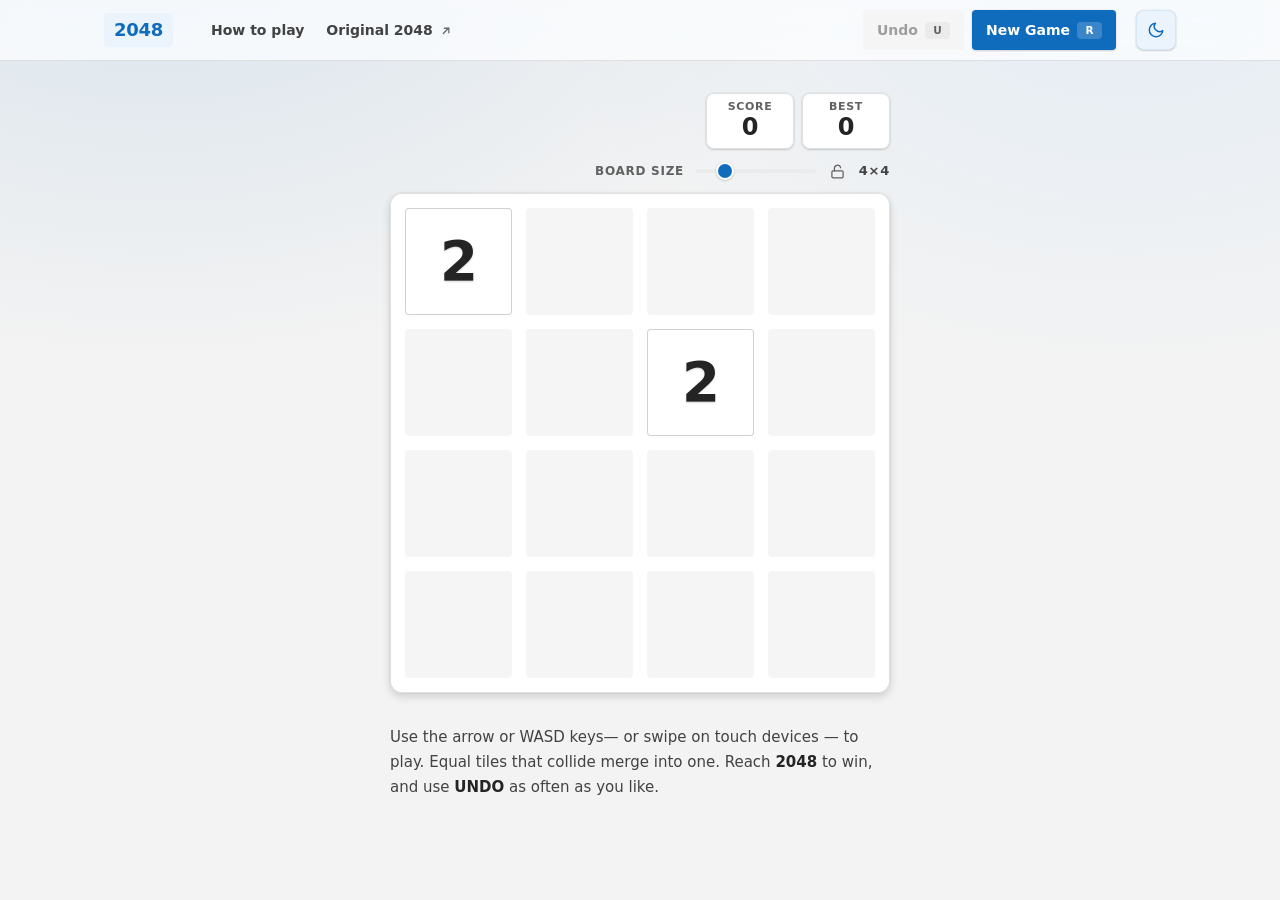
<file: index.html>
<!DOCTYPE html>
<html lang="en">
<head>
  <meta charset="utf-8">
  <title>2048 Game</title>
  <meta name="description" content="The classic 2048 puzzle game with an unlimited undo option, an adjustable board from 3x3 to 8x8, night mode, and automatic session saving. Play with the arrow keys, WASD, or swipe on mobile.">
  <link href="style/main.css" rel="stylesheet" type="text/css">
  <link rel="icon" href="favicon.ico" sizes="any">
  <meta name="apple-mobile-web-app-capable" content="yes">
  <meta name="apple-mobile-web-app-status-bar-style" content="black">
  <meta name="HandheldFriendly" content="True">
  <meta name="MobileOptimized" content="320">
  <meta name="viewport" content="width=device-width, target-densitydpi=160dpi, initial-scale=1.0, maximum-scale=1, user-scalable=no, minimal-ui">
  <script>
    // Applied before the first paint so reloading in night mode never flashes
    // a white page. Kept in sync by js/theme_manager.js.
    if (localStorage.getItem("theme") === "dark") {
      document.documentElement.setAttribute("data-theme", "dark");
    }
  </script>
</head>
<body>
  <a class="skip-link" href="#game">Skip to the game</a>

  <header class="appbar">
    <div class="appbar-inner">
      <span class="nav-pill" aria-hidden="true"></span>

      <!-- The logo slot: the wordmark alone, marked as the current page so the
           bar's sliding highlight sits behind it. -->
      <a class="brand" href="./index.html" aria-current="page">
        <span class="brand-name">2048</span>
      </a>

      <!-- The two links that used to sit at the bottom of the page. -->
      <nav class="nav" aria-label="Pages">
        <a class="nav-link" href="./how.html">How to play</a>
        <a class="nav-link" href="https://github.com/gabrielecirulli/2048" rel="noopener" target="_blank">Original 2048<svg class="icon-link" viewBox="0 0 20 20" aria-hidden="true" focusable="false"><path d="M7.5 15 15 7.5"></path><path d="M9 7.5h6.5V14"></path></svg></a>
      </nav>

      <!-- Undo and New Game, on one line. New Game stays first in the DOM
           because KeyboardInputManager binds the first .restart-button to
           restart; CSS order puts Undo to its left. -->
      <div class="appbar-actions">
        <a class="restart-button">New Game <span class="key-hint">R</span></a>
        <a class="restart-button undo-button disabled">Undo <span class="key-hint">U</span></a>
      </div>

      <button class="theme-toggle" type="button" aria-label="Switch to dark mode">
        <svg class="icon-moon" viewBox="0 0 24 24" fill="none" stroke="currentColor" stroke-width="2" stroke-linecap="round" stroke-linejoin="round" aria-hidden="true">
          <path d="M21 12.79A9 9 0 1 1 11.21 3 7 7 0 0 0 21 12.79z"></path>
        </svg>
        <svg class="icon-sun" viewBox="0 0 24 24" fill="none" stroke="currentColor" stroke-width="2" stroke-linecap="round" stroke-linejoin="round" aria-hidden="true">
          <circle cx="12" cy="12" r="4"></circle>
          <path d="M12 2v2M12 20v2M4.93 4.93l1.41 1.41M17.66 17.66l1.41 1.41M2 12h2M20 12h2M4.93 19.07l1.41-1.41M17.66 6.34l1.41-1.41"></path>
        </svg>
      </button>
    </div>
  </header>

  <main class="container" id="game">
    <!-- Score and best: back above the board, right-aligned over the size row. -->
    <div class="scores-container">
      <div class="score-container">0</div>
      <div class="best-container">0</div>
    </div>

    <div class="game-area">
      <div class="board-size">
        <label for="board-size-slider">Board size</label>
        <input type="range" id="board-size-slider" class="board-size-slider"
               min="3" max="8" step="1" value="4"
               aria-label="Board size, from 3 by 3 to 8 by 8">
        <span class="board-size-lock" role="img" aria-label="Board size unlocked">
          <svg class="icon-lock-open" viewBox="0 0 24 24" fill="none" stroke="currentColor"
               stroke-width="2" stroke-linecap="round" stroke-linejoin="round"
               aria-hidden="true" focusable="false">
            <rect x="3" y="11" width="18" height="11" rx="2" ry="2"></rect>
            <path d="M7 11V7a5 5 0 0 1 9.9-1"></path>
          </svg>
          <svg class="icon-lock-closed" viewBox="0 0 24 24" fill="none" stroke="currentColor"
               stroke-width="2" stroke-linecap="round" stroke-linejoin="round"
               aria-hidden="true" focusable="false">
            <rect x="3" y="11" width="18" height="11" rx="2" ry="2"></rect>
            <path d="M7 11V7a5 5 0 0 1 10 0v4"></path>
          </svg>
        </span>
        <span class="board-size-value">4&#215;4</span>
      </div>

      <div class="game-container">
        <div class="game-message">
          <p></p>
          <div class="lower">
            <a class="keep-playing-button">Keep going</a>
            <a class="retry-button">Try again</a>
          </div>
        </div>

        <!-- Filled in by the actuator, which knows how many cells there are. -->
        <div class="grid-container"></div>

        <div class="tile-container"></div>
      </div>

      <div class="confirm-message size-change-message">
        <p></p>
        <div class="lower">
          <a class="size-change-confirm-button">OK</a>
          <a class="size-change-cancel-button">Cancel</a>
        </div>
      </div>

      <div class="confirm-message restart-confirm-message">
        <p></p>
        <div class="lower">
          <a class="restart-confirm-button">OK</a>
          <a class="restart-cancel-button">Cancel</a>
        </div>
      </div>
    </div>

    <p class="game-explanation">
      Use the arrow or WASD keys&mdash;&nbsp;or swipe on touch devices&nbsp;&mdash;
      to play. Equal tiles that collide merge into one. Reach
      <strong>2048</strong> to win, and use <strong>UNDO</strong> as often as you
      like.
    </p>

    <!-- The bar's page links, at the foot of the page for widths where the bar
         is only one row (see style/main.css). CSS shows exactly one of the two
         navs; keep this copy in sync with the header's. -->
    <nav class="footer-nav" aria-label="Page links">
      <a class="nav-link" href="./how.html">How to play</a>
      <a class="nav-link" href="https://github.com/gabrielecirulli/2048" rel="noopener" target="_blank">Original 2048<svg class="icon-link" viewBox="0 0 20 20" aria-hidden="true" focusable="false"><path d="M7.5 15 15 7.5"></path><path d="M9 7.5h6.5V14"></path></svg></a>
    </nav>
  </main>

  <script src="js/theme_manager.js"></script>
  <script src="js/nav_pill.js"></script>
  <script src="js/keyboard_input_manager.js"></script>
  <script src="js/html_actuator.js"></script>
  <script src="js/grid.js"></script>
  <script src="js/tile.js"></script>
  <script src="js/local_storage_manager.js"></script>
  <script src="js/game_manager.js"></script>
  <script src="js/application.js"></script>
</body>
</html>
</file>
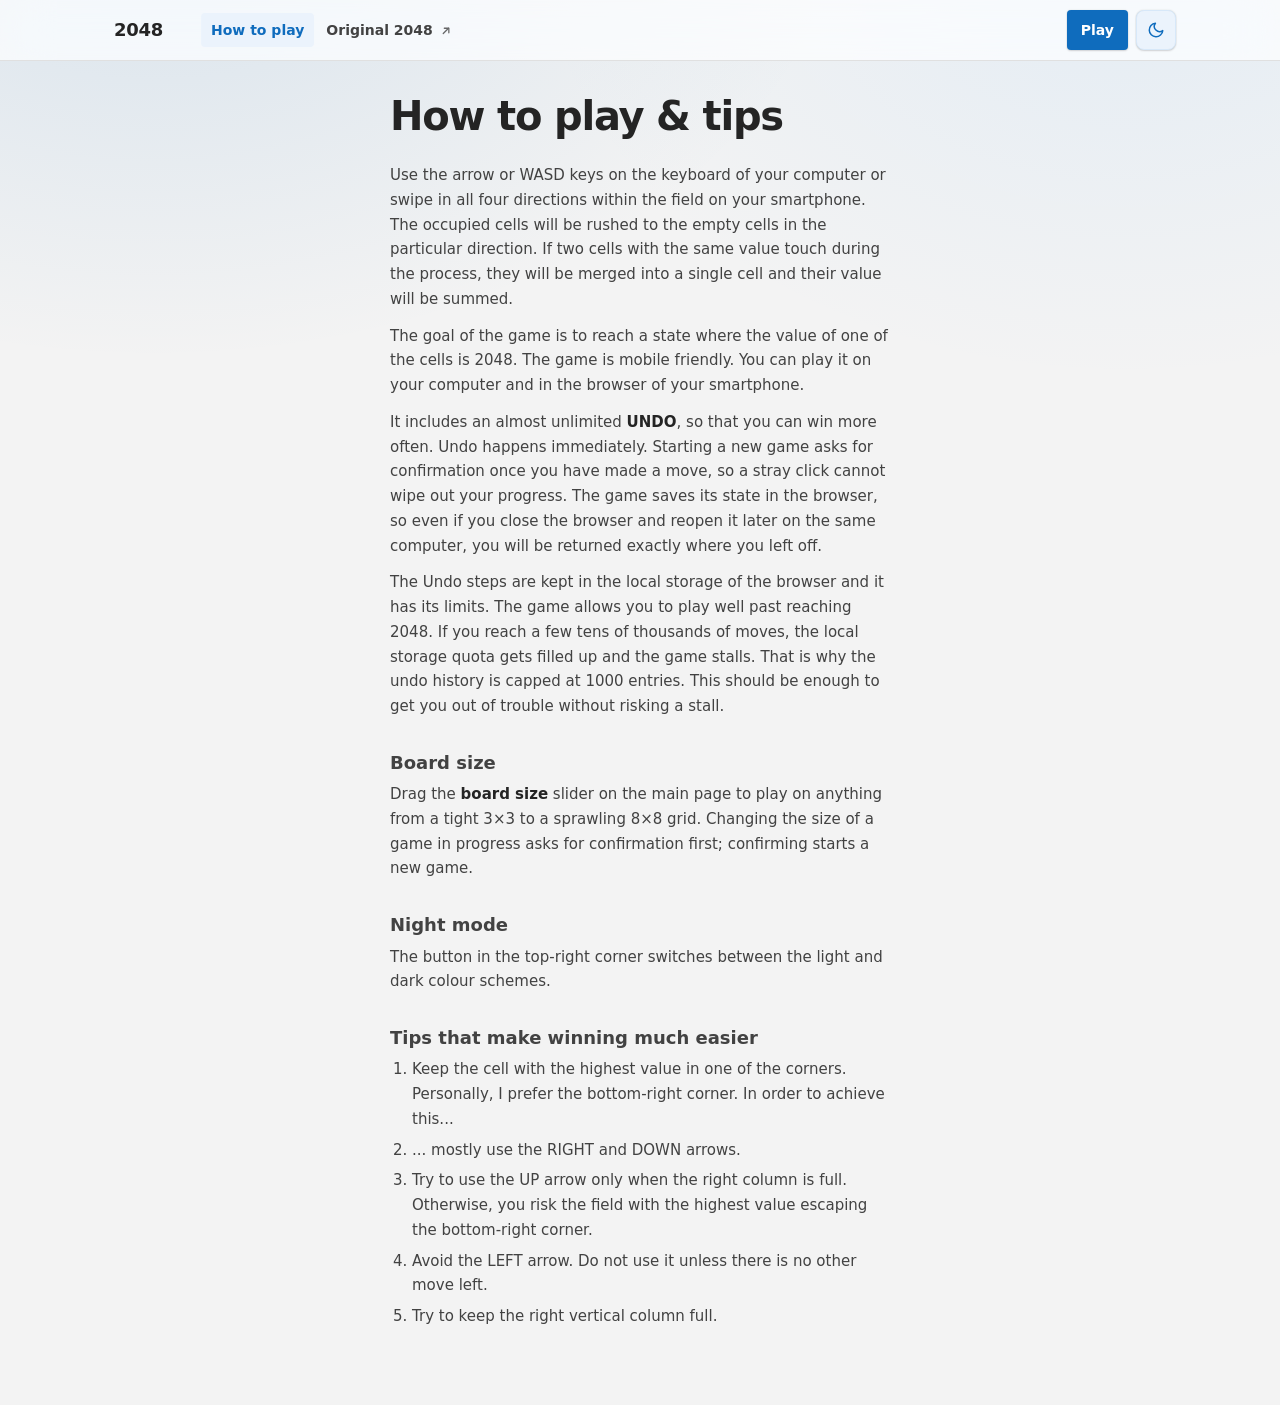
<file: how.html>
<!DOCTYPE html>
<html lang="en">
<head>
  <meta charset="utf-8">
  <title>How to play · 2048 Game</title>
  <meta name="description" content="How to play 2048 with unlimited undo: the rules, the controls, how the undo history and saved sessions work, and the strategy tips that make winning much easier.">
  <link href="style/main.css" rel="stylesheet" type="text/css">
  <link rel="icon" href="favicon.ico" sizes="any">
  <meta name="apple-mobile-web-app-capable" content="yes">
  <meta name="apple-mobile-web-app-status-bar-style" content="black">
  <meta name="HandheldFriendly" content="True">
  <meta name="MobileOptimized" content="320">
  <meta name="viewport" content="width=device-width, target-densitydpi=160dpi, initial-scale=1.0, maximum-scale=1, user-scalable=no, minimal-ui">
  <script>
    // Applied before the first paint so reloading in night mode never flashes
    // a white page. Kept in sync by js/theme_manager.js.
    if (localStorage.getItem("theme") === "dark") {
      document.documentElement.setAttribute("data-theme", "dark");
    }
  </script>
</head>
<body>
  <a class="skip-link" href="#howto">Skip to the guide</a>

  <header class="appbar">
    <div class="appbar-inner">
      <span class="nav-pill" aria-hidden="true"></span>

      <a class="brand" href="./index.html">
        <span class="brand-name">2048</span>
      </a>

      <nav class="nav" aria-label="Pages">
        <a class="nav-link" href="./how.html" aria-current="page">How to play</a>
        <a class="nav-link" href="https://github.com/gabrielecirulli/2048" rel="noopener" target="_blank">Original 2048<svg class="icon-link" viewBox="0 0 20 20" aria-hidden="true" focusable="false"><path d="M7.5 15 15 7.5"></path><path d="M9 7.5h6.5V14"></path></svg></a>
      </nav>

      <div class="appbar-actions">
        <a class="restart-button" href="./index.html">Play</a>
        <button class="theme-toggle" type="button" aria-label="Switch to dark mode">
          <svg class="icon-moon" viewBox="0 0 24 24" fill="none" stroke="currentColor" stroke-width="2" stroke-linecap="round" stroke-linejoin="round" aria-hidden="true">
            <path d="M21 12.79A9 9 0 1 1 11.21 3 7 7 0 0 0 21 12.79z"></path>
          </svg>
          <svg class="icon-sun" viewBox="0 0 24 24" fill="none" stroke="currentColor" stroke-width="2" stroke-linecap="round" stroke-linejoin="round" aria-hidden="true">
            <circle cx="12" cy="12" r="4"></circle>
            <path d="M12 2v2M12 20v2M4.93 4.93l1.41 1.41M17.66 17.66l1.41 1.41M2 12h2M20 12h2M4.93 19.07l1.41-1.41M17.66 6.34l1.41-1.41"></path>
          </svg>
        </button>
      </div>
    </div>
  </header>

  <main class="container" id="howto">
    <h1 class="page-title">How to play &amp; tips</h1>

    <div class="page-body">
      <p>
        Use the arrow or WASD keys on the keyboard of your computer or swipe in all four
        directions within the field on your smartphone. The occupied cells will be
        rushed to the empty cells in the particular direction. If two cells with the
        same value touch during the process, they will be merged into a single cell
        and their value will be summed.
      </p>

      <p>
        The goal of the game is to reach a state where the value of one of the cells
        is 2048. The game is mobile friendly. You can play it on your computer and in
        the browser of your smartphone.
      </p>

      <p>
        It includes an almost unlimited <strong>UNDO</strong>, so that you can win more
        often. Undo happens immediately. Starting a new game asks for confirmation
        once you have made a move, so a stray click cannot wipe out your progress.
        The game saves its state in the browser, so even if you close the browser and
        reopen it later on the same computer, you will be returned exactly where you
        left off.
      </p>

      <p>
        The Undo steps are kept in the local storage of the browser and it has its
        limits. The game allows you to play well past reaching 2048. If you reach a
        few tens of thousands of moves, the local storage quota gets filled up and
        the game stalls. That is why the undo history is capped at 1000 entries.
        This should be enough to get you out of trouble without risking a stall.
      </p>

      <h2>Board size</h2>
      <p>
        Drag the <strong>board size</strong> slider on the main page to play on
        anything from a tight 3&#215;3 to a sprawling 8&#215;8 grid. Changing the size
        of a game in progress asks for confirmation first; confirming starts a new
        game.
      </p>

      <h2>Night mode</h2>
      <p>
        The button in the top-right corner switches between the light and dark
        colour schemes.
      </p>

      <h2>Tips that make winning much easier</h2>
      <ol>
        <li>Keep the cell with the highest value in one of the corners. Personally, I prefer the bottom-right corner. In order to achieve this...</li>
        <li>... mostly use the RIGHT and DOWN arrows.</li>
        <li>Try to use the UP arrow only when the right column is full. Otherwise, you risk the field with the highest value escaping the bottom-right corner.</li>
        <li>Avoid the LEFT arrow. Do not use it unless there is no other move left.</li>
        <li>Try to keep the right vertical column full.</li>
      </ol>
    </div>

    <!-- The bar's page links, at the foot of the article for widths where the
         bar is only one row (see style/main.css). CSS shows exactly one of the
         two navs; keep this copy in sync with the header's. -->
    <nav class="footer-nav" aria-label="Page links">
      <a class="nav-link" href="./how.html" aria-current="page">How to play</a>
      <a class="nav-link" href="https://github.com/gabrielecirulli/2048" rel="noopener" target="_blank">Original 2048<svg class="icon-link" viewBox="0 0 20 20" aria-hidden="true" focusable="false"><path d="M7.5 15 15 7.5"></path><path d="M9 7.5h6.5V14"></path></svg></a>
    </nav>
  </main>

  <script src="js/theme_manager.js"></script>
  <script src="js/nav_pill.js"></script>
</body>
</html>
</file>
<file: style/main.css>
@import url(fonts/clear-sans.css);

/* ------------------------------------------------------------------
   Design tokens

   Fluent 2, with the palette of the author's unioncyclist.github.io site.
   Three layers, and colour is named only here:

     1. primitives  the Fluent brand ramp, neutral steps and the gold accent
     2. semantic    the roles every component below reads (surface /
                    foreground / stroke / brand), one palette per theme
     3. legacy      names the tests and older rules still use, aliased onto
                    the semantic tokens

   Nothing outside this block may name a colour: a component rule that
   needs a new shade adds a token instead of a hex value.
   ------------------------------------------------------------------ */
:root {
  /* Fluent 2 brand ramp, 10 (deepest) through 160 (palest) */
  --brand-10: #061724;
  --brand-20: #082338;
  --brand-30: #0a2e4a;
  --brand-40: #0c3b5e;
  --brand-50: #0e4775;
  --brand-60: #0f548c;
  --brand-70: #115ea3;
  --brand-80: #0f6cbd;
  --brand-90: #2886de;
  --brand-100: #479ef5;
  --brand-110: #62abf5;
  --brand-120: #77b7f7;
  --brand-130: #96c6fa;
  --brand-140: #b4d6fa;
  --brand-150: #cfe4fa;
  --brand-160: #ebf3fc;

  /* Neutral steps used by the resting tiles */
  --grey-200: #ebebeb;
  --grey-300: #d1d1d1;
  --grey-550: #3d3d3d;
  --grey-600: #4a4a4a;
  --grey-650: #5c5c5c;

  /* The one warm accent: the reward ring, unchanged from the original game
     so the "golden ring" the tests look for keeps its exact channels. */
  --ring-super: inset 0 0 0 2px rgba(243, 215, 116, 0.9), 0 0 20px 4px rgba(243, 215, 116, 0.35);
  --ring-2048: inset 0 0 0 2px rgba(243, 215, 116, 0.7), 0 0 16px 3px rgba(243, 215, 116, 0.25);

  /* Board geometry. `--n` is set by the actuator each time the board is
     drawn, which is what lets a single set of rules lay out 3x3 through 8x8. */
  --board-size: 500px;
  --board-padding: 15px;
  --tile-gap: 14px;

  /* Shape, motion, elevation — the site's own Fluent tokens */
  --radius-control: 4px;
  --radius-card: 8px;
  --radius-panel: 12px;
  --dur-fast: 100ms;
  --dur-normal: 200ms;
  --dur-slow: 320ms;
  --ease-standard: cubic-bezier(0.33, 0, 0.67, 1);
  --ease-decel: cubic-bezier(0.1, 0.9, 0.2, 1);
  --shadow-2: 0 0 2px rgb(0 0 0 / 12%), 0 1px 2px rgb(0 0 0 / 14%);
  --shadow-4: 0 0 2px rgb(0 0 0 / 12%), 0 2px 4px rgb(0 0 0 / 14%);
  --shadow-8: 0 0 2px rgb(0 0 0 / 12%), 0 4px 8px rgb(0 0 0 / 14%);

  /* Type. Segoe UI Variable where the platform has it, system UI next, and
     the bundled Clear Sans last so a machine without Segoe still gets a
     humanist sans rather than Times. The webfont loads only if it is used. */
  --font-body: "Segoe UI Variable Text", "Segoe UI", system-ui, -apple-system,
    "Noto Sans SC", "Microsoft YaHei UI", "Microsoft YaHei", "Clear Sans", Arial,
    sans-serif;
  --font-display: "Segoe UI Variable Display", "Segoe UI Variable Text", "Segoe UI",
    system-ui, -apple-system, "Noto Sans SC", "Microsoft YaHei UI", "Microsoft YaHei",
    "Clear Sans", Arial, sans-serif;

  /* Semantic — light theme */
  --bg-canvas: #f3f3f3;
  --bg-surface: #ffffff;
  --bg-subtle: #f5f5f5;
  --bg-subtle-hover: #ebebeb;
  --bg-acrylic: rgba(255, 255, 255, 0.7);

  --fg-1: #242424;
  --fg-2: #424242;
  --fg-3: #616161;
  --fg-disabled: #9e9e9e;

  --stroke-1: #e0e0e0;
  --stroke-2: #d1d1d1;

  --brand: #0f6cbd;
  --brand-hover: #115ea3;
  --brand-pressed: #0c3b5e;
  --brand-bg: #0f6cbd;
  --brand-bg-hover: #115ea3;
  --brand-bg-pressed: #0c3b5e;
  --on-brand: #ffffff;
  /* Key-hint chips sit on a filled action, so they tint the fill rather than
     introducing a colour of their own. */
  --on-brand-tint: rgba(255, 255, 255, 0.18);
  --brand-tint: #ebf3fc;
  --brand-tint-strong: #d7e8f9;

  --focus: #0f6cbd;
  --success: #0f7b0f;
  --selection-bg: #efd9a6;
  --selection-ink: #1f1f1f;
  --glow-1: rgba(15, 108, 189, 0.13);
  --glow-2: rgba(94, 177, 255, 0.11);

  /* Legacy names. Kept because the test suite and a few rules refer to them;
     each one now points at a semantic token rather than its own value. */
  --page-bg: var(--bg-canvas);
  --ink: var(--fg-1);
  --rule: var(--stroke-1);
  --board-bg: var(--bg-surface);
  --cell-bg: var(--bg-subtle);
  --button-bg: var(--brand-bg);
  --button-ink: var(--on-brand);
  --box-bg: var(--bg-surface);
  --box-label: var(--fg-3);
  --tile-ink: #ffffff;
  --tile-shadow: rgba(0, 0, 0, 0.18);
  --overlay-bg: rgba(243, 243, 243, 0.72);
  --overlay-won-bg: rgba(15, 108, 189, 0.28);
  --confirm-bg: rgba(255, 255, 255, 0.7);
  --confirm-ink: var(--fg-1);
  --confirm-rule: var(--stroke-2);
  --gain-ink: var(--brand);
  --toggle-shadow: var(--shadow-4);
  --focus-ring: var(--focus);

  color-scheme: light;
}

/* Semantic — night theme. Same roles, the site's dark palette. */
:root[data-theme="dark"] {
  --bg-canvas: #141414;
  --bg-surface: #242424;
  --bg-subtle: #2e2e2e;
  --bg-subtle-hover: #383838;
  --bg-acrylic: rgba(30, 30, 30, 0.72);

  --fg-1: #ffffff;
  --fg-2: #d6d6d6;
  --fg-3: #adadad;
  --fg-disabled: #6e6e6e;

  --stroke-1: #3d3d3d;
  --stroke-2: #525252;

  --brand: #479ef5;
  --brand-hover: #62abf5;
  --brand-pressed: #2886de;
  --brand-bg: #115ea3;
  --brand-bg-hover: #0f6cbd;
  --brand-bg-pressed: #0c3b5e;
  --on-brand: #ffffff;
  --brand-tint: #0b2b45;
  --brand-tint-strong: #0f3d5e;

  --focus: #62abf5;
  --success: #54b054;
  --selection-bg: #5c4713;
  --selection-ink: #ffffff;
  --glow-1: rgba(71, 158, 245, 0.18);
  --glow-2: rgba(15, 108, 189, 0.22);

  --board-bg: var(--bg-surface);
  --cell-bg: var(--bg-subtle);
  --box-bg: var(--bg-surface);
  --box-label: var(--fg-3);
  --tile-shadow: rgba(0, 0, 0, 0.45);
  --overlay-bg: rgba(20, 20, 20, 0.78);
  --overlay-won-bg: rgba(71, 158, 245, 0.24);
  --confirm-bg: rgba(36, 36, 36, 0.7);
  --confirm-rule: var(--stroke-2);

  --shadow-2: 0 0 2px rgb(0 0 0 / 40%), 0 1px 2px rgb(0 0 0 / 30%);
  --shadow-4: 0 0 2px rgb(0 0 0 / 40%), 0 2px 4px rgb(0 0 0 / 30%);
  --shadow-8: 0 0 2px rgb(0 0 0 / 40%), 0 4px 8px rgb(0 0 0 / 30%);

  color-scheme: dark;
}

/* ------------------------------------------------------------------
   Base
   ------------------------------------------------------------------ */
html, body {
  margin: 0;
  padding: 0;
  color: var(--fg-1);
  font-family: var(--font-body);
  font-size: 16px;
  line-height: 1.6;
}

/* The mica layer: two soft brand glows over the canvas, in both themes. It
   lives on <html> so it stays continuous through the body's margins. */
html {
  min-height: 100%;
  background-color: var(--bg-canvas);
  background-image:
    radial-gradient(58rem 40rem at 12% -14%, var(--glow-1), transparent 76%),
    radial-gradient(48rem 36rem at 88% -8%, var(--glow-2), transparent 78%);
  background-attachment: fixed;
  -webkit-text-size-adjust: 100%;
}

body {
  margin: 0;
  padding: 0 0 64px;
  background: transparent;
  -webkit-font-smoothing: antialiased;
  -moz-osx-font-smoothing: grayscale;
  text-rendering: optimizeLegibility;
  transition: color var(--dur-normal) var(--ease-standard);
}

p {
  margin-top: 0;
  margin-bottom: 12px;
  line-height: 1.65;
}

a {
  color: var(--brand);
  font-weight: 600;
  text-decoration: underline;
  text-underline-offset: 2px;
  cursor: pointer;
}

a:hover {
  color: var(--brand-hover);
}

strong.important {
  text-transform: uppercase;
  letter-spacing: 0.06em;
}

h2 {
  margin: 32px 0 8px;
  font-family: var(--font-display);
  font-size: 18px;
  font-weight: 600;
  line-height: 1.3;
}

ol, ul {
  margin-top: 0;
  margin-bottom: 12px;
  padding-left: 22px;
  line-height: 1.65;
}

ol li, ul li {
  margin-bottom: 6px;
}

hr {
  border: none;
  border-bottom: 1px solid var(--stroke-1);
  margin-top: 24px;
  margin-bottom: 32px;
}

::selection {
  color: var(--selection-ink);
  background: var(--selection-bg);
}

/* Fluent puts the focus ring on the keyboard, not on every click. */
:focus-visible {
  outline: 2px solid var(--focus);
  outline-offset: 2px;
  border-radius: var(--radius-control);
}

/* Keyboard users land here first; it slides in only while focused. */
.skip-link {
  position: fixed;
  top: 8px;
  left: 8px;
  z-index: 100;
  padding: 10px 16px;
  border-radius: 6px;
  color: var(--on-brand);
  background: var(--brand-bg);
  font-size: 14px;
  font-weight: 600;
  text-decoration: none;
  transform: translateY(-200%);
  transition: transform var(--dur-normal) var(--ease-standard);
}

.skip-link:hover { color: var(--on-brand); }
.skip-link:focus-visible { transform: none; }

/* The game column: one board wide, centred under the app bar. */
.container {
  width: var(--board-size);
  max-width: 100%;
  margin: 0 auto;
  padding: 32px 0 0;
  box-sizing: border-box;
}

.page-title {
  margin: 0 0 24px;
  font-family: var(--font-display);
  font-size: 40px;
  font-weight: 600;
  line-height: 1.15;
  letter-spacing: -0.03em;
}

.page-body {
  color: var(--fg-2);
  font-size: 15px;
}

.page-body strong { color: var(--fg-1); }

/* ------------------------------------------------------------------
   App bar

   The same shape as the author's site: a sticky acrylic strip with the brand
   on the left, the page links next to it and the game's controls on the
   right. It reads the same tokens as everything else, so night mode needs no
   rule of its own here.
   ------------------------------------------------------------------ */
.appbar {
  position: sticky;
  top: 0;
  z-index: 60;
  border-bottom: 1px solid var(--stroke-1);
  background: var(--bg-acrylic);
  -webkit-backdrop-filter: blur(24px) saturate(180%);
  backdrop-filter: blur(24px) saturate(180%);
  transition: box-shadow var(--dur-normal) var(--ease-standard);
}

.appbar-inner {
  position: relative;
  display: flex;
  align-items: center;
  gap: 20px;
  max-width: 1120px;
  margin: 0 auto;
  padding: 10px 24px;
  box-sizing: border-box;
}

/* One highlight for the whole bar. It slides between the brand and the nav
   links (see js/nav_pill.js), so the current page reads as a selected tab
   rather than as a permanently tinted label. */
.nav-pill {
  position: absolute;
  top: 0;
  left: 0;
  z-index: 0;
  width: 0;
  height: 0;
  border-radius: var(--radius-control);
  background: var(--brand-tint);
  opacity: 0;
  pointer-events: none;
  will-change: transform;
  transition:
    transform var(--dur-normal) var(--ease-standard),
    width var(--dur-normal) var(--ease-standard),
    height var(--dur-normal) var(--ease-standard),
    opacity var(--dur-fast) linear;
}

/* Everything that can sit on the highlight paints above it. */
.brand,
.nav,
.appbar-actions,
.theme-toggle {
  position: relative;
  z-index: 1;
}

/* The wordmark, and nothing else: the site's brand slot without an avatar. */
.brand {
  display: inline-flex;
  align-items: center;
  flex: none;
  height: 34px;
  padding: 0 10px;
  border-radius: var(--radius-control);
  color: var(--fg-1);
  text-decoration: none;
}

.brand:hover { color: var(--fg-1); }

.brand-name {
  font-family: var(--font-display);
  font-size: 18px;
  font-weight: 600;
  line-height: 1.2;
  letter-spacing: -0.015em;
}

/* The game page marks the brand as the current page, so the wordmark picks up
   the brand colour while the highlight sits behind it. */
.brand[aria-current="page"] .brand-name { color: var(--brand); }

.nav {
  display: flex;
  align-items: center;
  gap: 2px;
  margin-left: 8px;
}

.nav-link {
  display: inline-flex;
  align-items: center;
  gap: 4px;
  height: 34px;
  padding: 0 10px;
  border-radius: var(--radius-control);
  color: var(--fg-2);
  font-size: 14px;
  font-weight: 600;
  text-decoration: none;
  white-space: nowrap;
  transition: color var(--dur-fast) var(--ease-standard);
}

/* Hover and current-page colours follow the site's nav: a hovered link steps
   up to --fg-1, the current page keeps the brand colour. The sliding
   highlight is what makes the hover obvious. */
.nav-link:hover { color: var(--fg-1); }
.nav-link[aria-current="page"],
.nav-link[aria-current="page"]:hover { color: var(--brand); }

.nav-link .icon-link {
  width: 14px;
  height: 14px;
  margin-left: 1px;
  fill: none;
  stroke: currentColor;
  stroke-width: 1.8;
  stroke-linecap: round;
  stroke-linejoin: round;
  opacity: 0.8;
}

/* The page links' second home: under the page text, shown only when the bar
   has no room for them. On wide screens the header nav keeps them, so this
   copy is hidden. Only one of the two navs is ever displayed. */
.footer-nav {
  display: none;
  flex-wrap: wrap;
  align-items: center;
  gap: 4px 16px;
  margin-top: 24px;
  padding-top: 16px;
  border-top: 1px solid var(--stroke-1);
}

/* Touch-sized in the footer, unlike the in-bar links. */
.footer-nav .nav-link {
  height: 40px;
  padding: 0 4px;
  font-size: 14px;
}

/* Undo and New Game share one line on the right of the bar. */
.appbar-actions {
  display: flex;
  align-items: center;
  gap: 8px;
  margin-left: auto;
}

/* Score and best: back above the board, right-aligned over the size row. */
.scores-container {
  display: flex;
  align-items: center;
  justify-content: flex-end;
  gap: 8px;
  margin-bottom: 12px;
}

/* The surface cards from before. The label is generated as ::after and the
   card is a reversed column, so the label lands above the number without new
   markup. */
.score-container, .best-container {
  position: relative;
  display: inline-flex;
  flex-direction: column-reverse;
  align-items: center;
  justify-content: center;
  gap: 2px;
  box-sizing: border-box;
  min-width: 88px;
  height: 56px;
  padding: 4px 16px;
  background: var(--box-bg);
  border-radius: var(--radius-card);
  box-shadow: inset 0 0 0 1px var(--stroke-1), var(--shadow-2);
  color: var(--fg-1);
  font-size: 24px;
  font-weight: 600;
  font-variant-numeric: tabular-nums;
  line-height: 1.1;
  text-align: center;
}

.score-container:after, .best-container:after {
  text-transform: uppercase;
  font-size: 11px;
  font-weight: 600;
  line-height: 1;
  letter-spacing: 0.06em;
  color: var(--box-label);
}

.score-container:after { content: "Score"; }
.best-container:after  { content: "Best"; }

/* The gain rises out of the score card. */
.score-container .score-addition, .best-container .score-addition {
  position: absolute;
  right: 30px;
  top: 25px;
  font-size: 20px;
  line-height: 20px;
  font-weight: 700;
  color: var(--gain-ink);
  z-index: 100;
  -webkit-animation: move-up 600ms ease-in;
  -moz-animation: move-up 600ms ease-in;
  animation: move-up 600ms ease-in;
  -webkit-animation-fill-mode: both;
  -moz-animation-fill-mode: both;
  animation-fill-mode: both;
}

/* Floating "+4" that rises out of the score card */
@-webkit-keyframes move-up {
  0%   { top: 25px;  opacity: 1; }
  100% { top: -40px; opacity: 0; }
}
@-moz-keyframes move-up {
  0%   { top: 25px;  opacity: 1; }
  100% { top: -40px; opacity: 0; }
}
@keyframes move-up {
  0%   { top: 25px;  opacity: 1; }
  100% { top: -40px; opacity: 0; }
}

/* ------------------------------------------------------------------
   Game board
   ------------------------------------------------------------------ */
.game-container {
  /* Overridden by the actuator whenever the board is redrawn. */
  --n: 4;
  --board-inner: calc(var(--board-size) - 2 * var(--board-padding));
  --tile-size: calc((var(--board-inner) - (var(--n) - 1) * var(--tile-gap)) / var(--n));
  --tile-pitch: calc(var(--tile-size) + var(--tile-gap));

  /* The size row above the board already supplies the gap. */
  margin-top: 0;
  position: relative;
  padding: var(--board-padding);
  cursor: default;
  -webkit-touch-callout: none;
  -ms-touch-callout: none;
  -webkit-user-select: none;
  -moz-user-select: none;
  -ms-user-select: none;
  touch-action: none;
  background: var(--board-bg);
  /* The edge is an inset ring, never a border: a border would shrink the
     content box and the board geometry is measured against it. */
  border-radius: var(--radius-panel);
  box-shadow: inset 0 0 0 1px var(--stroke-1), var(--shadow-8);
  width: var(--board-size);
  height: var(--board-size);
  -webkit-box-sizing: border-box;
  -moz-box-sizing: border-box;
  box-sizing: border-box;
}

/* The empty cells behind the tiles. Laid out as a grid so the cell count can
   change without any per-size rules. */
.grid-container {
  position: absolute;
  z-index: 1;
  display: grid;
  grid-template-columns: repeat(var(--n), var(--tile-size));
  grid-auto-rows: var(--tile-size);
  gap: var(--tile-gap);
}

.grid-cell {
  border-radius: var(--radius-control);
  background: var(--cell-bg);
}

.tile-container {
  position: absolute;
  z-index: 2;
}

/* ------------------------------------------------------------------
   Tiles
   ------------------------------------------------------------------ */
.tile, .tile .tile-inner {
  width: var(--tile-size);
  height: var(--tile-size);
  line-height: var(--tile-size);
}

.tile {
  position: absolute;
  -webkit-transition: var(--dur-fast) var(--ease-standard);
  -moz-transition: var(--dur-fast) var(--ease-standard);
  transition: var(--dur-fast) var(--ease-standard);
  -webkit-transition-property: -webkit-transform;
  -moz-transition-property: -moz-transform;
  transition-property: transform;
}

/* Type scales with the tile, so the same rules read correctly on a cramped
   8x8 board and a roomy 3x3 one. */
.tile .tile-inner {
  border-radius: var(--radius-control);
  text-align: center;
  font-weight: 600;
  font-variant-numeric: tabular-nums;
  letter-spacing: -0.02em;
  z-index: 10;
  font-size: calc(var(--tile-size) * 0.51);
  text-shadow: 0 1px 2px var(--tile-shadow);
  color: var(--tile-ink);
}

/* Tile ramp. A neutral-to-brand climb: the small values rest on Fluent
   surfaces, everything from 16 up gains brand presence, and 2048 and above
   carry the single warm accent the palette reserves for a reward. Text ink
   flips from near-black to white once the ramp reaches brand-80; every pair
   below clears 4.5:1. */
.tile.tile-2    .tile-inner { background: var(--bg-surface); color: var(--fg-1); box-shadow: inset 0 0 0 1px var(--stroke-2); }
.tile.tile-4    .tile-inner { background: var(--grey-200); color: var(--fg-1); }
.tile.tile-8    .tile-inner { background: var(--grey-300); color: var(--fg-1); }
.tile.tile-16   .tile-inner { background: var(--brand-140); color: var(--brand-20); }
.tile.tile-32   .tile-inner { background: var(--brand-130); color: var(--brand-20); }
.tile.tile-64   .tile-inner { background: var(--brand-120); color: var(--brand-10); }
.tile.tile-128  .tile-inner { background: var(--brand-100); color: var(--brand-10); font-size: calc(var(--tile-size) * 0.42); }
.tile.tile-256  .tile-inner { background: var(--brand-90); color: var(--brand-10); font-size: calc(var(--tile-size) * 0.42); }
.tile.tile-512  .tile-inner { background: var(--brand-80); color: var(--on-brand); font-size: calc(var(--tile-size) * 0.42); }
.tile.tile-1024 .tile-inner { background: var(--brand-70); color: var(--on-brand); font-size: calc(var(--tile-size) * 0.33); }
.tile.tile-2048 .tile-inner { background: var(--brand-60); color: var(--on-brand); box-shadow: var(--ring-2048); font-size: calc(var(--tile-size) * 0.33); }
.tile.tile-super .tile-inner { background: var(--brand-40); color: var(--on-brand); font-size: calc(var(--tile-size) * 0.28); box-shadow: var(--ring-super); }

/* Night-mode tile ramp: the same climb read the other way — the higher the
   value the brighter the tile — plus resting tiles that stay above the empty
   cell instead of disappearing into it. These rules override background and
   ink only; the ring stays in the base rules above, which is what keeps it
   alive in night mode. */
:root[data-theme="dark"] .tile.tile-2    .tile-inner { background: var(--grey-550); color: var(--fg-1); }
:root[data-theme="dark"] .tile.tile-4    .tile-inner { background: var(--grey-600); color: var(--fg-1); }
:root[data-theme="dark"] .tile.tile-8    .tile-inner { background: var(--grey-650); color: var(--fg-1); }
:root[data-theme="dark"] .tile.tile-16   .tile-inner { background: var(--brand-40); color: var(--brand-160); }
:root[data-theme="dark"] .tile.tile-32   .tile-inner { background: var(--brand-50); color: var(--on-brand); }
:root[data-theme="dark"] .tile.tile-64   .tile-inner { background: var(--brand-70); color: var(--on-brand); }
:root[data-theme="dark"] .tile.tile-128  .tile-inner { background: var(--brand-80); color: var(--on-brand); }
:root[data-theme="dark"] .tile.tile-256  .tile-inner { background: var(--brand-90); color: var(--brand-10); }
:root[data-theme="dark"] .tile.tile-512  .tile-inner { background: var(--brand-100); color: var(--brand-10); }
:root[data-theme="dark"] .tile.tile-1024 .tile-inner { background: var(--brand-110); color: var(--brand-10); }
:root[data-theme="dark"] .tile.tile-2048 .tile-inner { background: var(--brand-120); color: var(--brand-10); }
:root[data-theme="dark"] .tile.tile-super .tile-inner { background: var(--brand-130); color: var(--brand-10); }

/* Cell positions, 1-based. The transform is a multiple of the pitch, so the
   slide transition works the same at any board size. */
.tile.tile-position-1-1 { transform: translate(calc(var(--tile-pitch) * 0), calc(var(--tile-pitch) * 0)); }
.tile.tile-position-1-2 { transform: translate(calc(var(--tile-pitch) * 0), calc(var(--tile-pitch) * 1)); }
.tile.tile-position-1-3 { transform: translate(calc(var(--tile-pitch) * 0), calc(var(--tile-pitch) * 2)); }
.tile.tile-position-1-4 { transform: translate(calc(var(--tile-pitch) * 0), calc(var(--tile-pitch) * 3)); }
.tile.tile-position-1-5 { transform: translate(calc(var(--tile-pitch) * 0), calc(var(--tile-pitch) * 4)); }
.tile.tile-position-1-6 { transform: translate(calc(var(--tile-pitch) * 0), calc(var(--tile-pitch) * 5)); }
.tile.tile-position-1-7 { transform: translate(calc(var(--tile-pitch) * 0), calc(var(--tile-pitch) * 6)); }
.tile.tile-position-1-8 { transform: translate(calc(var(--tile-pitch) * 0), calc(var(--tile-pitch) * 7)); }

.tile.tile-position-2-1 { transform: translate(calc(var(--tile-pitch) * 1), calc(var(--tile-pitch) * 0)); }
.tile.tile-position-2-2 { transform: translate(calc(var(--tile-pitch) * 1), calc(var(--tile-pitch) * 1)); }
.tile.tile-position-2-3 { transform: translate(calc(var(--tile-pitch) * 1), calc(var(--tile-pitch) * 2)); }
.tile.tile-position-2-4 { transform: translate(calc(var(--tile-pitch) * 1), calc(var(--tile-pitch) * 3)); }
.tile.tile-position-2-5 { transform: translate(calc(var(--tile-pitch) * 1), calc(var(--tile-pitch) * 4)); }
.tile.tile-position-2-6 { transform: translate(calc(var(--tile-pitch) * 1), calc(var(--tile-pitch) * 5)); }
.tile.tile-position-2-7 { transform: translate(calc(var(--tile-pitch) * 1), calc(var(--tile-pitch) * 6)); }
.tile.tile-position-2-8 { transform: translate(calc(var(--tile-pitch) * 1), calc(var(--tile-pitch) * 7)); }

.tile.tile-position-3-1 { transform: translate(calc(var(--tile-pitch) * 2), calc(var(--tile-pitch) * 0)); }
.tile.tile-position-3-2 { transform: translate(calc(var(--tile-pitch) * 2), calc(var(--tile-pitch) * 1)); }
.tile.tile-position-3-3 { transform: translate(calc(var(--tile-pitch) * 2), calc(var(--tile-pitch) * 2)); }
.tile.tile-position-3-4 { transform: translate(calc(var(--tile-pitch) * 2), calc(var(--tile-pitch) * 3)); }
.tile.tile-position-3-5 { transform: translate(calc(var(--tile-pitch) * 2), calc(var(--tile-pitch) * 4)); }
.tile.tile-position-3-6 { transform: translate(calc(var(--tile-pitch) * 2), calc(var(--tile-pitch) * 5)); }
.tile.tile-position-3-7 { transform: translate(calc(var(--tile-pitch) * 2), calc(var(--tile-pitch) * 6)); }
.tile.tile-position-3-8 { transform: translate(calc(var(--tile-pitch) * 2), calc(var(--tile-pitch) * 7)); }

.tile.tile-position-4-1 { transform: translate(calc(var(--tile-pitch) * 3), calc(var(--tile-pitch) * 0)); }
.tile.tile-position-4-2 { transform: translate(calc(var(--tile-pitch) * 3), calc(var(--tile-pitch) * 1)); }
.tile.tile-position-4-3 { transform: translate(calc(var(--tile-pitch) * 3), calc(var(--tile-pitch) * 2)); }
.tile.tile-position-4-4 { transform: translate(calc(var(--tile-pitch) * 3), calc(var(--tile-pitch) * 3)); }
.tile.tile-position-4-5 { transform: translate(calc(var(--tile-pitch) * 3), calc(var(--tile-pitch) * 4)); }
.tile.tile-position-4-6 { transform: translate(calc(var(--tile-pitch) * 3), calc(var(--tile-pitch) * 5)); }
.tile.tile-position-4-7 { transform: translate(calc(var(--tile-pitch) * 3), calc(var(--tile-pitch) * 6)); }
.tile.tile-position-4-8 { transform: translate(calc(var(--tile-pitch) * 3), calc(var(--tile-pitch) * 7)); }

.tile.tile-position-5-1 { transform: translate(calc(var(--tile-pitch) * 4), calc(var(--tile-pitch) * 0)); }
.tile.tile-position-5-2 { transform: translate(calc(var(--tile-pitch) * 4), calc(var(--tile-pitch) * 1)); }
.tile.tile-position-5-3 { transform: translate(calc(var(--tile-pitch) * 4), calc(var(--tile-pitch) * 2)); }
.tile.tile-position-5-4 { transform: translate(calc(var(--tile-pitch) * 4), calc(var(--tile-pitch) * 3)); }
.tile.tile-position-5-5 { transform: translate(calc(var(--tile-pitch) * 4), calc(var(--tile-pitch) * 4)); }
.tile.tile-position-5-6 { transform: translate(calc(var(--tile-pitch) * 4), calc(var(--tile-pitch) * 5)); }
.tile.tile-position-5-7 { transform: translate(calc(var(--tile-pitch) * 4), calc(var(--tile-pitch) * 6)); }
.tile.tile-position-5-8 { transform: translate(calc(var(--tile-pitch) * 4), calc(var(--tile-pitch) * 7)); }

.tile.tile-position-6-1 { transform: translate(calc(var(--tile-pitch) * 5), calc(var(--tile-pitch) * 0)); }
.tile.tile-position-6-2 { transform: translate(calc(var(--tile-pitch) * 5), calc(var(--tile-pitch) * 1)); }
.tile.tile-position-6-3 { transform: translate(calc(var(--tile-pitch) * 5), calc(var(--tile-pitch) * 2)); }
.tile.tile-position-6-4 { transform: translate(calc(var(--tile-pitch) * 5), calc(var(--tile-pitch) * 3)); }
.tile.tile-position-6-5 { transform: translate(calc(var(--tile-pitch) * 5), calc(var(--tile-pitch) * 4)); }
.tile.tile-position-6-6 { transform: translate(calc(var(--tile-pitch) * 5), calc(var(--tile-pitch) * 5)); }
.tile.tile-position-6-7 { transform: translate(calc(var(--tile-pitch) * 5), calc(var(--tile-pitch) * 6)); }
.tile.tile-position-6-8 { transform: translate(calc(var(--tile-pitch) * 5), calc(var(--tile-pitch) * 7)); }

.tile.tile-position-7-1 { transform: translate(calc(var(--tile-pitch) * 6), calc(var(--tile-pitch) * 0)); }
.tile.tile-position-7-2 { transform: translate(calc(var(--tile-pitch) * 6), calc(var(--tile-pitch) * 1)); }
.tile.tile-position-7-3 { transform: translate(calc(var(--tile-pitch) * 6), calc(var(--tile-pitch) * 2)); }
.tile.tile-position-7-4 { transform: translate(calc(var(--tile-pitch) * 6), calc(var(--tile-pitch) * 3)); }
.tile.tile-position-7-5 { transform: translate(calc(var(--tile-pitch) * 6), calc(var(--tile-pitch) * 4)); }
.tile.tile-position-7-6 { transform: translate(calc(var(--tile-pitch) * 6), calc(var(--tile-pitch) * 5)); }
.tile.tile-position-7-7 { transform: translate(calc(var(--tile-pitch) * 6), calc(var(--tile-pitch) * 6)); }
.tile.tile-position-7-8 { transform: translate(calc(var(--tile-pitch) * 6), calc(var(--tile-pitch) * 7)); }

.tile.tile-position-8-1 { transform: translate(calc(var(--tile-pitch) * 7), calc(var(--tile-pitch) * 0)); }
.tile.tile-position-8-2 { transform: translate(calc(var(--tile-pitch) * 7), calc(var(--tile-pitch) * 1)); }
.tile.tile-position-8-3 { transform: translate(calc(var(--tile-pitch) * 7), calc(var(--tile-pitch) * 2)); }
.tile.tile-position-8-4 { transform: translate(calc(var(--tile-pitch) * 7), calc(var(--tile-pitch) * 3)); }
.tile.tile-position-8-5 { transform: translate(calc(var(--tile-pitch) * 7), calc(var(--tile-pitch) * 4)); }
.tile.tile-position-8-6 { transform: translate(calc(var(--tile-pitch) * 7), calc(var(--tile-pitch) * 5)); }
.tile.tile-position-8-7 { transform: translate(calc(var(--tile-pitch) * 7), calc(var(--tile-pitch) * 6)); }
.tile.tile-position-8-8 { transform: translate(calc(var(--tile-pitch) * 7), calc(var(--tile-pitch) * 7)); }


/* ------------------------------------------------------------------
   Tile animations
   ------------------------------------------------------------------ */

/* New tile scales up from nothing */
@-webkit-keyframes appear {
  0%   { opacity: 0; -webkit-transform: scale(0); -moz-transform: scale(0); transform: scale(0); }
  100% { opacity: 1; -webkit-transform: scale(1); -moz-transform: scale(1); transform: scale(1); }
}
@-moz-keyframes appear {
  0%   { opacity: 0; -webkit-transform: scale(0); -moz-transform: scale(0); transform: scale(0); }
  100% { opacity: 1; -webkit-transform: scale(1); -moz-transform: scale(1); transform: scale(1); }
}
@keyframes appear {
  0%   { opacity: 0; -webkit-transform: scale(0); -moz-transform: scale(0); transform: scale(0); }
  100% { opacity: 1; -webkit-transform: scale(1); -moz-transform: scale(1); transform: scale(1); }
}

.tile-new .tile-inner {
  -webkit-animation: appear 200ms ease 100ms;
  -moz-animation: appear 200ms ease 100ms;
  animation: appear 200ms ease 100ms;
  -webkit-animation-fill-mode: backwards;
  -moz-animation-fill-mode: backwards;
  animation-fill-mode: backwards;
}

/* Merged tile overshoots then settles */
@-webkit-keyframes pop {
  0%   { -webkit-transform: scale(0); -moz-transform: scale(0); transform: scale(0); }
  50%  { -webkit-transform: scale(1.2); -moz-transform: scale(1.2); transform: scale(1.2); }
  100% { -webkit-transform: scale(1); -moz-transform: scale(1); transform: scale(1); }
}
@-moz-keyframes pop {
  0%   { -webkit-transform: scale(0); -moz-transform: scale(0); transform: scale(0); }
  50%  { -webkit-transform: scale(1.2); -moz-transform: scale(1.2); transform: scale(1.2); }
  100% { -webkit-transform: scale(1); -moz-transform: scale(1); transform: scale(1); }
}
@keyframes pop {
  0%   { -webkit-transform: scale(0); -moz-transform: scale(0); transform: scale(0); }
  50%  { -webkit-transform: scale(1.2); -moz-transform: scale(1.2); transform: scale(1.2); }
  100% { -webkit-transform: scale(1); -moz-transform: scale(1); transform: scale(1); }
}

.tile-merged .tile-inner {
  z-index: 20;
  -webkit-animation: pop 200ms ease 100ms;
  -moz-animation: pop 200ms ease 100ms;
  animation: pop 200ms ease 100ms;
  -webkit-animation-fill-mode: backwards;
  -moz-animation-fill-mode: backwards;
  animation-fill-mode: backwards;
}

/* ------------------------------------------------------------------
   Game over / win overlay
   ------------------------------------------------------------------ */
@-webkit-keyframes fade-in {
  0%   { opacity: 0; }
  100% { opacity: 1; }
}
@-moz-keyframes fade-in {
  0%   { opacity: 0; }
  100% { opacity: 1; }
}
@keyframes fade-in {
  0%   { opacity: 0; }
  100% { opacity: 1; }
}
/* ------------------------------------------------------------------
   Game over / win overlay
   ------------------------------------------------------------------ */
.game-container .game-message {
  display: none;
  position: absolute;
  top: 0;
  right: 0;
  bottom: 0;
  left: 0;
  background: var(--overlay-bg);
  -webkit-backdrop-filter: blur(6px);
  backdrop-filter: blur(6px);
  border-radius: var(--radius-panel);
  z-index: 100;
  text-align: center;
  -webkit-animation: fade-in 300ms var(--ease-standard);
  -moz-animation: fade-in 300ms var(--ease-standard);
  animation: fade-in 300ms var(--ease-standard);
  -webkit-animation-fill-mode: both;
  -moz-animation-fill-mode: both;
  animation-fill-mode: both;
}

.game-container .game-message p {
  font-family: var(--font-display);
  font-size: 60px;
  font-weight: 600;
  height: 60px;
  line-height: 60px;
  letter-spacing: -0.03em;
  margin-top: 222px;
  color: var(--fg-1);
}

.game-container .game-message .lower {
  display: block;
  margin-top: 59px;
}

.game-container .game-message a {
  display: inline-block;
  min-height: 40px;
  background: var(--brand-bg);
  border-radius: var(--radius-control);
  padding: 0 20px;
  text-decoration: none;
  color: var(--on-brand);
  font-weight: 600;
  line-height: 40px;
  margin-left: 8px;
  box-shadow: var(--shadow-2);
  transition: background var(--dur-fast) var(--ease-standard),
    transform var(--dur-fast) var(--ease-standard);
}

.game-container .game-message a:hover {
  background: var(--brand-bg-hover);
  color: var(--on-brand);
}
.game-container .game-message a:active {
  background: var(--brand-bg-pressed);
  color: var(--on-brand);
  transform: translateY(1px);
}

.game-container .game-message a.keep-playing-button { display: none; }

.game-container .game-message.game-won {
  background: var(--overlay-won-bg);
  color: var(--fg-1);
}
.game-container .game-message.game-won a.keep-playing-button { display: inline-block; }

.game-container .game-message.game-won,
.game-container .game-message.game-over { display: block; }

/* Both actions are offered after a win, so the second one steps back to the
   resting surface and leaves Keep going as the primary choice. */
.game-container .game-message.game-won .retry-button {
  background: var(--bg-surface);
  color: var(--fg-1);
  box-shadow: inset 0 0 0 1px var(--stroke-2), var(--shadow-2);
}
.game-container .game-message.game-won .retry-button:hover {
  background: var(--bg-subtle);
  color: var(--fg-1);
}
.game-container .game-message.game-won .retry-button:active {
  background: var(--bg-subtle-hover);
  color: var(--fg-1);
}

.game-area { position: relative; }

/* The Konami reveal is about 1.5s; do not let a stray click or drag race it. */
.game-area.easter-egg-lock { pointer-events: none; }

/* Both destructive controls ask through this layer: an acrylic dialog over the
   game area, with the confirm action as the primary button. `--confirm-bg` is
   deliberately 70% opaque — the mobile suite measures that alpha. */
.confirm-message {
  display: none;
  position: absolute;
  top: 0;
  right: 0;
  bottom: 0;
  left: 0;
  z-index: 101;
  box-sizing: border-box;
  align-items: center;
  justify-content: center;
  padding: 30px;
  background: var(--confirm-bg);
  -webkit-backdrop-filter: blur(8px);
  backdrop-filter: blur(8px);
  border-radius: var(--radius-panel);
  /* The acrylic is 70% by design, so the edge carries the definition: a token
     stroke instead of an opaque background keeps the alpha the mobile suite
     measures. */
  box-shadow: inset 0 0 0 1px var(--stroke-1);
  color: var(--confirm-ink);
  text-align: center;
  -webkit-animation: fade-in 300ms var(--ease-standard);
  -moz-animation: fade-in 300ms var(--ease-standard);
  animation: fade-in 300ms var(--ease-standard);
  -webkit-animation-fill-mode: both;
  -moz-animation-fill-mode: both;
  animation-fill-mode: both;
}

.size-change-message.game-size-change,
.restart-confirm-message.game-restart-confirm { display: flex; }

.confirm-message p {
  max-width: 380px;
  margin: 0;
  font-family: var(--font-display);
  font-size: 28px;
  font-weight: 600;
  line-height: 1.3;
  letter-spacing: -0.02em;
}

.confirm-message .lower {
  position: absolute;
  right: 30px;
  bottom: 30px;
  left: 30px;
}

.confirm-message a {
  display: inline-block;
  min-width: 44px;
  height: 40px;
  margin: 0 4px;
  padding: 0 20px;
  border: 1px solid var(--confirm-rule);
  border-radius: var(--radius-control);
  background: var(--bg-surface);
  color: var(--fg-1);
  font-weight: 600;
  line-height: 38px;
  text-decoration: none;
  box-shadow: var(--shadow-2);
  transition: background var(--dur-fast) var(--ease-standard),
    border-color var(--dur-fast) var(--ease-standard),
    transform var(--dur-fast) var(--ease-standard);
}

/* Every interactive element names its own hover ink. The generic `a:hover`
   below would otherwise win on specificity and repaint a button's label in
   the link colour — on the primary fill that is the same blue as the
   background, which is how the New Game label once disappeared. */
.confirm-message a:hover { background: var(--bg-subtle); color: var(--fg-1); }
.confirm-message a:active {
  background: var(--bg-subtle-hover);
  color: var(--fg-1);
  transform: translateY(1px);
}

/* OK commits the destructive action, so it is the primary button; Cancel
   keeps the resting style above. */
.confirm-message .size-change-confirm-button,
.confirm-message .restart-confirm-button {
  border-color: transparent;
  background: var(--brand-bg);
  color: var(--on-brand);
  line-height: 40px;
}

.confirm-message .size-change-confirm-button:hover,
.confirm-message .restart-confirm-button:hover {
  background: var(--brand-bg-hover);
  color: var(--on-brand);
}

.confirm-message .size-change-confirm-button:active,
.confirm-message .restart-confirm-button:active {
  background: var(--brand-bg-pressed);
  color: var(--on-brand);
}

/* ------------------------------------------------------------------
   App bar actions

   New Game is the primary action, Undo the secondary one. DOM order stays
   New Game first — KeyboardInputManager binds the first .restart-button to
   restart — and `order` puts Undo to its left on screen.
   ------------------------------------------------------------------ */
.restart-button {
  display: inline-flex;
  align-items: center;
  justify-content: center;
  gap: 7px;
  order: 2;
  box-sizing: border-box;
  height: 40px;
  padding: 0 14px;
  border-radius: var(--radius-control);
  background: var(--button-bg);
  color: var(--button-ink);
  font-size: 14px;
  font-weight: 600;
  text-decoration: none;
  white-space: nowrap;
  box-shadow: var(--shadow-2);
  transition: background var(--dur-fast) var(--ease-standard),
    transform var(--dur-fast) var(--ease-standard);
}

.restart-button:hover {
  background: var(--brand-bg-hover);
  color: var(--button-ink);
}
.restart-button:active {
  background: var(--brand-bg-pressed);
  color: var(--button-ink);
  transform: translateY(1px);
}

/* Undo is the secondary action: a resting surface with a stroke. */
.undo-button {
  order: 1;
  background: var(--bg-surface);
  color: var(--fg-1);
  box-shadow: inset 0 0 0 1px var(--stroke-2), var(--shadow-2);
}

.undo-button:hover { background: var(--bg-subtle); color: var(--fg-1); }
.undo-button:active { background: var(--bg-subtle-hover); color: var(--fg-1); }

/* The [R] / [U] hints, drawn as chips rather than as bracket text. */
.key-hint {
  display: inline-flex;
  align-items: center;
  justify-content: center;
  min-width: 17px;
  height: 17px;
  padding: 0 4px;
  border-radius: 4px;
  background: var(--on-brand-tint);
  color: inherit;
  font-size: 10.5px;
  font-weight: 700;
  line-height: 1;
  text-transform: uppercase;
}

.undo-button .key-hint,
.restart-button.disabled .key-hint {
  background: var(--bg-subtle-hover);
  color: var(--fg-3);
}

/* Declared last so it wins over the two variants above. */
.restart-button.disabled,
.restart-button.disabled:hover,
.restart-button.disabled:active {
  background: var(--bg-subtle);
  color: var(--fg-disabled);
  box-shadow: none;
  transform: none;
  cursor: default;
}

/* ------------------------------------------------------------------
   Board size slider
   ------------------------------------------------------------------ */
.board-size {
  clear: both;
  display: flex;
  align-items: center;
  justify-content: flex-end;
  gap: 8px;
  padding: 0 0 12px;
  font-size: 12px;
  line-height: 20px;
  font-weight: 600;
  text-transform: uppercase;
  letter-spacing: 0.06em;
  color: var(--fg-3);
}

.board-size label {
  vertical-align: middle;
  cursor: pointer;
}

.board-size-lock {
  display: inline-flex;
  width: 18px;
  height: 20px;
  vertical-align: middle;
  align-items: center;
  justify-content: center;
  color: var(--fg-3);
}

.board-size-lock.locked { color: var(--brand); }

/* A pair of inline SVGs rather than an emoji, so the lock looks the same on
   every platform and matches the moon/sun toggle's line-art style. */
.board-size-lock svg {
  display: none;
  width: 15px;
  height: 15px;
}

.board-size-lock .icon-lock-open { display: block; }
.board-size-lock.locked .icon-lock-open { display: none; }
.board-size-lock.locked .icon-lock-closed { display: block; }

.board-size-value {
  display: inline-block;
  min-width: 36px;
  text-align: right;
  vertical-align: middle;
  font-size: 13px;
  font-variant-numeric: tabular-nums;
  color: var(--fg-2);
}

.board-size-slider {
  -webkit-appearance: none;
  appearance: none;
  vertical-align: middle;
  width: 120px;
  height: 4px;
  margin: 0 4px;
  padding: 0;
  border: none;
  border-radius: 2px;
  background: var(--bg-subtle-hover);
  cursor: pointer;
}

.board-size-slider::-webkit-slider-thumb {
  -webkit-appearance: none;
  appearance: none;
  width: 18px;
  height: 18px;
  border: 2px solid var(--bg-surface);
  border-radius: 50%;
  background: var(--brand-bg);
  box-shadow: var(--shadow-2);
  cursor: pointer;
}

.board-size-slider::-moz-range-thumb {
  width: 18px;
  height: 18px;
  border: 2px solid var(--bg-surface);
  border-radius: 50%;
  background: var(--brand-bg);
  box-shadow: var(--shadow-2);
  cursor: pointer;
}

.board-size-slider:focus-visible { outline-offset: 4px; }

/* ------------------------------------------------------------------
   Night mode toggle

   In the app bar, in the site's brand-tinted pill: the switch that stays put
   while the page scrolls. The icons are inline SVG, so the two visible icons
   here are the only ones that need to exist.
   ------------------------------------------------------------------ */
.theme-toggle {
  order: 4;
  display: inline-flex;
  align-items: center;
  justify-content: center;
  flex: none;
  width: 40px;
  height: 40px;
  padding: 0;
  border: 1px solid var(--brand-tint-strong);
  border-radius: var(--radius-card);
  color: var(--brand);
  background: var(--brand-tint);
  box-shadow: var(--shadow-2);
  cursor: pointer;
  transition: background var(--dur-fast) var(--ease-standard),
    border-color var(--dur-fast) var(--ease-standard),
    transform var(--dur-fast) var(--ease-standard);
}

.theme-toggle:hover {
  background: var(--brand-tint-strong);
  border-color: var(--brand);
}

.theme-toggle:active {
  transform: translateY(1px);
}

.theme-toggle svg {
  width: 18px;
  height: 18px;
}

.theme-toggle .icon-sun { display: none; }

:root[data-theme="dark"] .theme-toggle .icon-sun  { display: block; }
:root[data-theme="dark"] .theme-toggle .icon-moon { display: none; }

.game-explanation {
  margin-top: 32px;
  color: var(--fg-2);
  font-size: 15px;
}

.game-explanation strong { color: var(--fg-1); }

/* ------------------------------------------------------------------
   Narrow layouts

   Two steps. Below 720px the bar loses the page links and becomes one row:
   the links move into the footer nav under the page text. A full bar needs
   about 670px, so 720px leaves a little slack and lets 721px-plus keep the
   desktop bar in one row. The board only shrinks once the 500px column no
   longer fits a phone screen.
   ------------------------------------------------------------------ */
@media screen and (max-width: 720px) {
  .appbar-inner {
    gap: 8px;
    padding: 8px 16px;
  }

  .brand { order: 1; }

  .appbar-actions {
    order: 2;
    margin-left: auto;
  }

  .theme-toggle { order: 3; }

  /* The links live under the instructions at this width, so the bar has no
     tab strip for the sliding highlight to mark. */
  .nav { display: none; }
  .nav-pill { display: none; }

  .footer-nav { display: flex; }
}

@media screen and (max-width: 520px) {
  html, body { font-size: 15px; }

  body { padding: 0 20px 40px; }

  /* The bar is page chrome, so it must reach both screen edges: cancel the
     body gutter here and put it back as the bar's own horizontal padding. */
  .appbar {
    margin-left: -20px;
    margin-right: -20px;
  }

  .appbar-inner { padding: 8px 20px; }

  .container { padding-top: 20px; }

  .page-title { font-size: 30px; }

  .brand-name { font-size: 16px; }

  .theme-toggle { width: 36px; height: 36px; }

  .restart-button {
    height: 36px;
    padding: 0 10px;
    font-size: 13px;
  }

  /* No keyboard on a phone, so the hints go away and the row gets shorter. */
  .key-hint { display: none; }

  .scores-container {
    gap: 6px;
    margin-bottom: 10px;
  }

  .score-container, .best-container {
    min-width: 76px;
    height: 50px;
    padding: 2px 12px;
    font-size: 20px;
  }

  .score-container:after, .best-container:after { font-size: 10px; }

  :root {
    --board-size: 280px;
    --board-padding: 10px;
    --tile-gap: 10px;
  }

  .board-size { gap: 6px; padding-bottom: 10px; }
  .board-size-slider { width: 90px; margin: 0 2px; }

  .game-container .game-message p {
    font-size: 30px;
    height: 30px;
    line-height: 30px;
    margin-top: 90px;
  }
  .game-container .game-message .lower { margin-top: 30px; }

  .confirm-message { padding: 24px 18px; }
  .confirm-message p {
    max-width: 250px;
    font-size: 24px;
    line-height: 1.25;
  }
  .confirm-message .lower {
    right: 18px;
    bottom: 24px;
    left: 18px;
  }
  /* Both actions have to share one row inside the 280px board. */
  .confirm-message a {
    min-width: 76px;
    padding: 0 12px;
    margin: 0 3px;
    height: 42px;
    line-height: 40px;
  }
  .confirm-message .size-change-confirm-button,
  .confirm-message .restart-confirm-button { line-height: 42px; }
}
</file>
